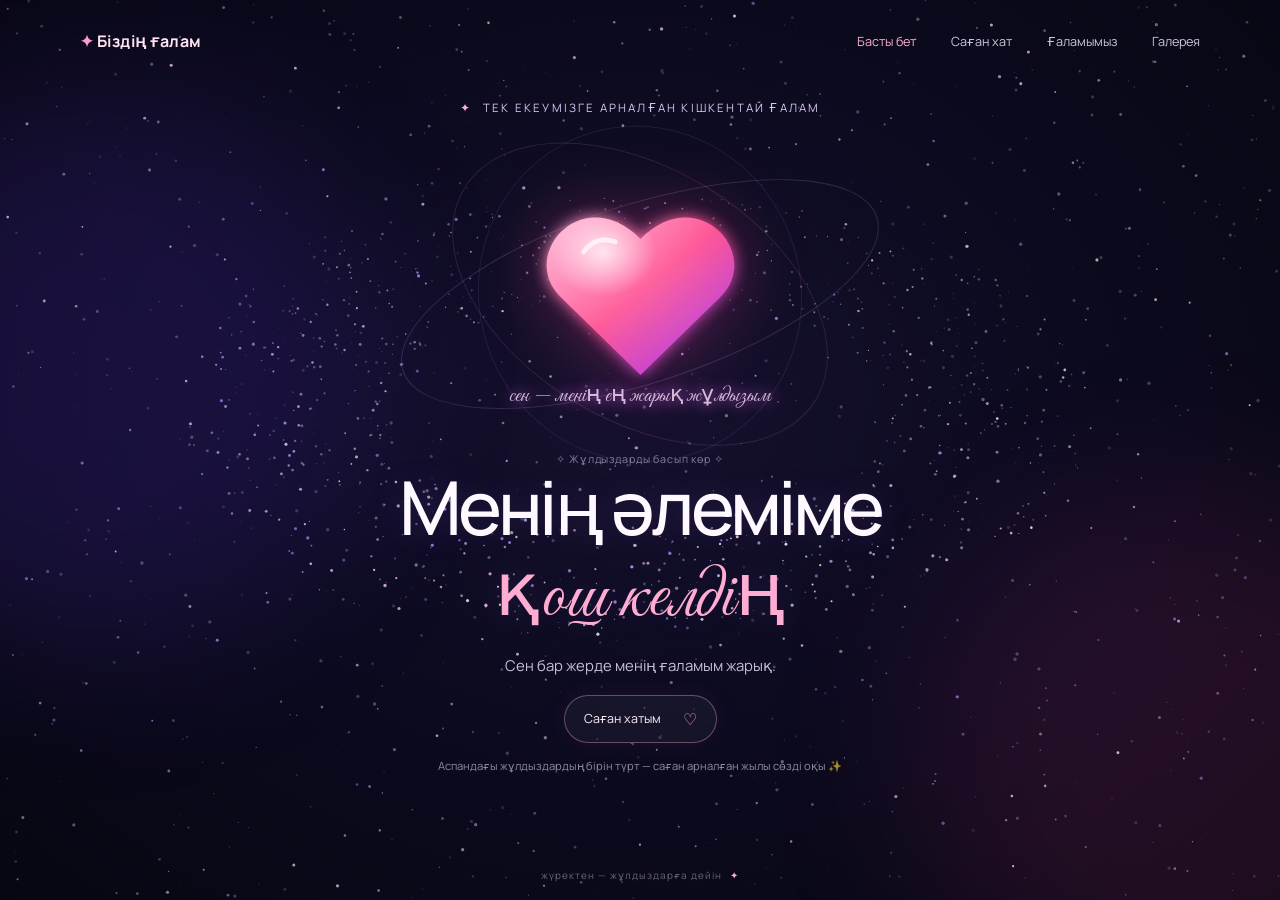
<file: index.html>
<!doctype html>
<html lang="kk">
<head>
  <meta charset="utf-8">
  <meta name="viewport" content="width=device-width, initial-scale=1">
  <meta name="theme-color" content="#080817">
  <meta name="description" content="Жұлдыздар мен жүрекке толы кішкентай ғалам.">
  <title>Менің әлеміме қош келдің ✦</title>
  <link rel="preconnect" href="https://fonts.googleapis.com">
  <link rel="preconnect" href="https://fonts.gstatic.com" crossorigin>
  <link href="https://fonts.googleapis.com/css2?family=Great+Vibes&family=Manrope:wght@400;500;600;700&display=swap" rel="stylesheet">
  <link rel="stylesheet" href="styles.css">
  <script src="app.js" defer></script>
</head>
<body>
  <canvas class="sky" id="sky" aria-label="Басқанда комплимент айтатын жұлдызды аспан"></canvas>
  <div class="nebula nebula-one" aria-hidden="true"></div>
  <div class="nebula nebula-two" aria-hidden="true"></div>
  <header class="topbar">
    <a class="brand" href="index.html" aria-label="Басты бет">✦ <span>Біздің ғалам</span></a>
    <nav aria-label="Негізгі мәзір">
      <a class="active" href="index.html">Басты бет</a>
      <a href="letter.html">Саған хат</a>
      <a href="universe.html">Ғаламымыз</a>
      <a href="gallery.html">Галерея</a>
    </nav>
  </header>
  <main class="hero">
    <p class="eyebrow"><span class="tiny-star">✦</span> Тек екеумізге арналған кішкентай ғалам</p>
    <section class="heart-stage" aria-label="Жүрек пен оның айналасындағы жарқыраған жұлдыздар">
      <div class="orbit orbit-a" aria-hidden="true"></div>
      <div class="orbit orbit-b" aria-hidden="true"></div>
      <div class="orbit orbit-c" aria-hidden="true"></div>
      <div class="heart-wrap" aria-hidden="true">
        <svg class="heart" viewBox="0 0 220 205" role="img" aria-label="Соғатын жүрек">
          <defs>
            <linearGradient id="heartGradient" x1="0" y1="0" x2="1" y2="1"><stop offset="0" stop-color="#ffb5d5"/><stop offset=".48" stop-color="#ff4f91"/><stop offset="1" stop-color="#9d3dff"/></linearGradient>
            <radialGradient id="heartShine" cx=".3" cy=".22" r=".8"><stop offset="0" stop-color="#fff" stop-opacity=".8"/><stop offset=".35" stop-color="#fff" stop-opacity=".12"/><stop offset="1" stop-color="#fff" stop-opacity="0"/></radialGradient>
            <filter id="heartGlow" x="-60%" y="-60%" width="220%" height="220%"><feGaussianBlur stdDeviation="8" result="blur"/><feMerge><feMergeNode in="blur"/><feMergeNode in="SourceGraphic"/></feMerge></filter>
          </defs>
          <path class="heart-shape" d="M110 190 24 106C-22 60 49-18 110 44c61-62 132 16 86 62z" fill="url(#heartGradient)" filter="url(#heartGlow)"/>
          <path d="M110 190 24 106C-22 60 49-18 110 44c61-62 132 16 86 62z" fill="url(#heartShine)"/>
          <path d="M49 58c8-12 21-16 34-11" fill="none" stroke="#fff" stroke-opacity=".7" stroke-width="5" stroke-linecap="round"/>
        </svg>
      </div>
      <span class="heart-caption">сен — менің ең жарық жұлдызым</span>
      <span class="tap-hint">✧ Жұлдыздарды басып көр ✧</span>
    </section>
    <h1>Менің әлеміме<br><span>қош келдің</span></h1>
    <p class="hero-copy">Сен бар жерде менің ғаламым жарық.</p>
    <a class="round-link" href="letter.html">Саған хатым <span aria-hidden="true">♡</span></a>
    <p class="interaction-hint">Аспандағы жұлдыздардың бірін түрт — саған арналған жылы сөзді оқы ✨</p>
  </main>
  <div class="compliment" id="compliment" role="status" aria-live="polite" aria-hidden="true"><span class="compliment-star">✦</span><p></p><button type="button" aria-label="Жабу">×</button></div>
  <footer>жүректен — жұлдыздарға дейін <span>✦</span></footer>
</body>
</html>
</file>
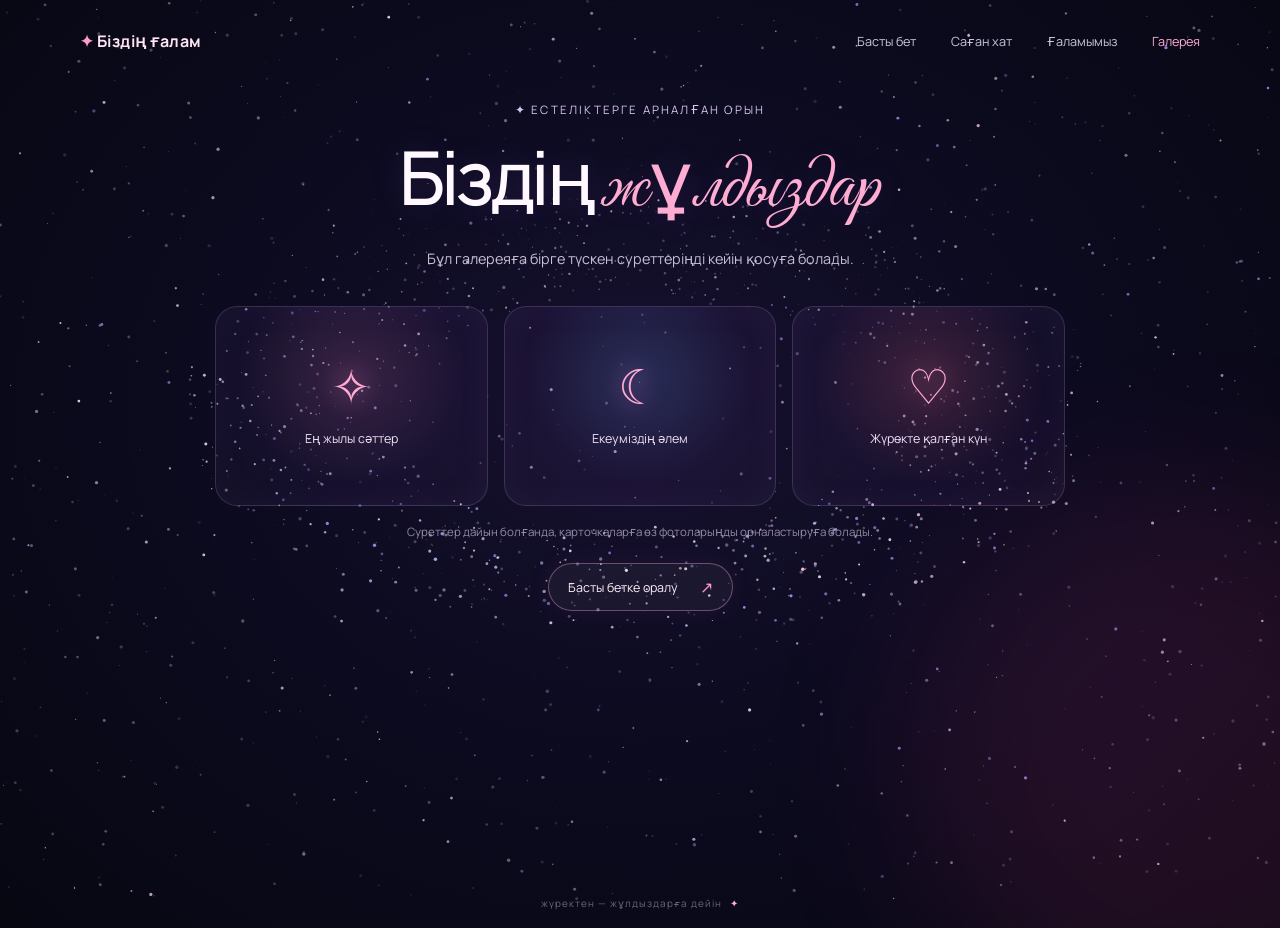
<file: gallery.html>
<!doctype html>
<html lang="kk"><head><meta charset="utf-8"><meta name="viewport" content="width=device-width, initial-scale=1"><meta name="theme-color" content="#080817"><title>Жұлдызды галерея ✦</title><link rel="preconnect" href="https://fonts.googleapis.com"><link rel="preconnect" href="https://fonts.gstatic.com" crossorigin><link href="https://fonts.googleapis.com/css2?family=Great+Vibes&family=Manrope:wght@400;500;600;700&display=swap" rel="stylesheet"><link rel="stylesheet" href="styles.css"><script src="app.js" defer></script></head>
<body class="inner-page"><canvas class="sky" id="sky" aria-label="Жұлдызды аспан"></canvas><div class="nebula nebula-two" aria-hidden="true"></div><header class="topbar"><a class="brand" href="index.html">✦ <span>Біздің ғалам</span></a><nav aria-label="Негізгі мәзір"><a href="index.html">Басты бет</a><a href="letter.html">Саған хат</a><a href="universe.html">Ғаламымыз</a><a class="active" href="gallery.html">Галерея</a></nav></header>
<main class="page-content"><p class="eyebrow">✦ естеліктерге арналған орын</p><h1>Біздің <span>жұлдыздар</span></h1><p class="page-lead">Бұл галереяға бірге түскен суреттеріңді кейін қосуға болады.</p><div class="memory-grid"><div class="memory-card memory-one"><span>✧</span><p>Ең жылы сәттер</p></div><div class="memory-card memory-two"><span>☾</span><p>Екеуміздің әлем</p></div><div class="memory-card memory-three"><span>♡</span><p>Жүректе қалған күн</p></div></div><p class="small-note">Суреттер дайын болғанда, карточкаларға өз фотоларыңды орналастыруға болады.</p><a class="round-link" href="index.html">Басты бетке оралу <span aria-hidden="true">↗</span></a></main><div class="compliment" id="compliment" role="status" aria-live="polite" aria-hidden="true"><span class="compliment-star">✦</span><p></p><button type="button" aria-label="Жабу">×</button></div><footer>жүректен — жұлдыздарға дейін <span>✦</span></footer></body></html>
</file>
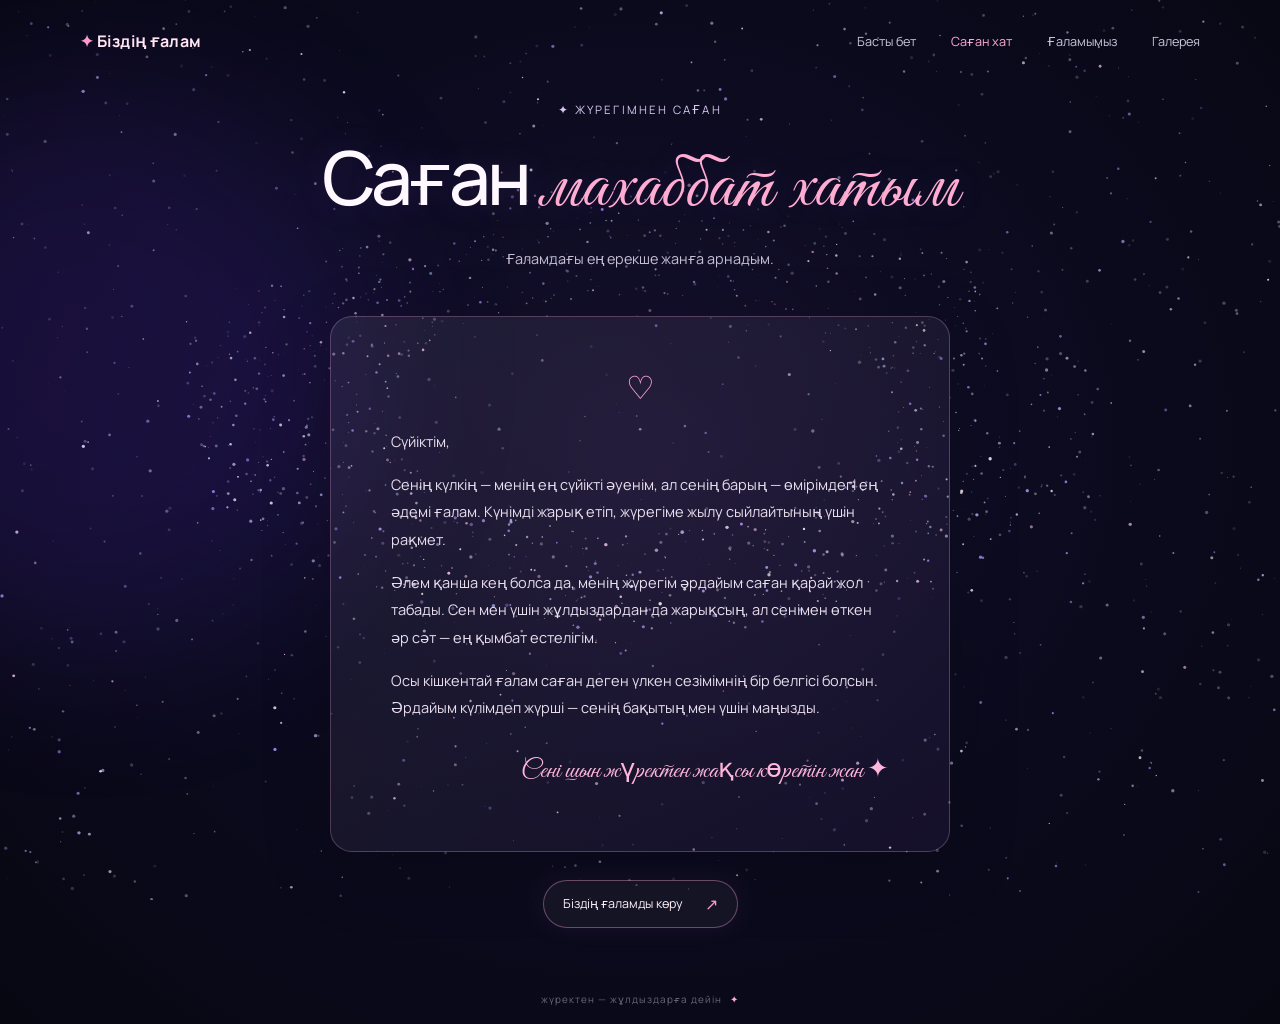
<file: letter.html>
<!doctype html>
<html lang="kk"><head><meta charset="utf-8"><meta name="viewport" content="width=device-width, initial-scale=1"><meta name="theme-color" content="#080817"><title>Саған хат ✦</title><link rel="preconnect" href="https://fonts.googleapis.com"><link rel="preconnect" href="https://fonts.gstatic.com" crossorigin><link href="https://fonts.googleapis.com/css2?family=Great+Vibes&family=Manrope:wght@400;500;600;700&display=swap" rel="stylesheet"><link rel="stylesheet" href="styles.css"><script src="app.js" defer></script></head>
<body class="inner-page"><canvas class="sky" id="sky" aria-label="Жұлдызды аспан"></canvas><div class="nebula nebula-one" aria-hidden="true"></div><header class="topbar"><a class="brand" href="index.html">✦ <span>Біздің ғалам</span></a><nav aria-label="Негізгі мәзір"><a href="index.html">Басты бет</a><a class="active" href="letter.html">Саған хат</a><a href="universe.html">Ғаламымыз</a><a href="gallery.html">Галерея</a></nav></header>
<main class="page-content letter-page"><p class="eyebrow">✦ жүрегімнен саған</p><h1>Саған <span>махаббат хатым</span></h1><p class="page-lead">Ғаламдағы ең ерекше жанға арнадым.</p><article class="letter-card"><span class="letter-heart">♡</span><p>Сүйіктім,</p><p>Сенің күлкің — менің ең сүйікті әуенім, ал сенің барың — өмірімдегі ең әдемі ғалам. Күнімді жарық етіп, жүрегіме жылу сыйлайтының үшін рақмет.</p><p>Әлем қанша кең болса да, менің жүрегім әрдайым саған қарай жол табады. Сен мен үшін жұлдыздардан да жарықсың, ал сенімен өткен әр сәт — ең қымбат естелігім.</p><p>Осы кішкентай ғалам саған деген үлкен сезімімнің бір белгісі болсын. Әрдайым күлімдеп жүрші — сенің бақытың мен үшін маңызды.</p><p class="signature">Сені шын жүректен жақсы көретін жан ✦</p></article><a class="round-link" href="universe.html">Біздің ғаламды көру <span aria-hidden="true">↗</span></a></main><div class="compliment" id="compliment" role="status" aria-live="polite" aria-hidden="true"><span class="compliment-star">✦</span><p></p><button type="button" aria-label="Жабу">×</button></div><footer>жүректен — жұлдыздарға дейін <span>✦</span></footer></body></html>
</file>
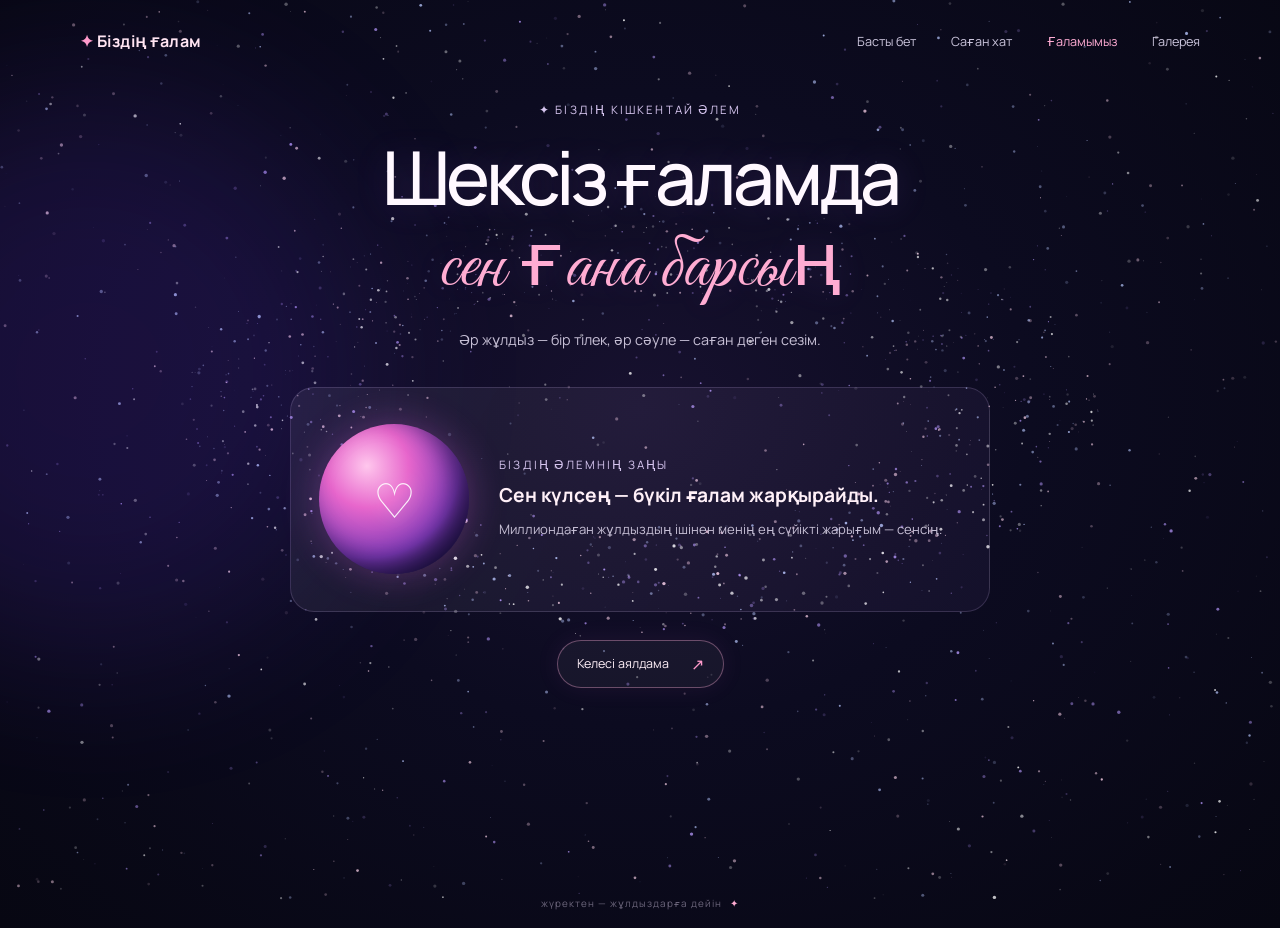
<file: universe.html>
<!doctype html>
<html lang="kk"><head><meta charset="utf-8"><meta name="viewport" content="width=device-width, initial-scale=1"><meta name="theme-color" content="#080817"><title>Ғаламымыз ✦</title><link rel="preconnect" href="https://fonts.googleapis.com"><link rel="preconnect" href="https://fonts.gstatic.com" crossorigin><link href="https://fonts.googleapis.com/css2?family=Great+Vibes&family=Manrope:wght@400;500;600;700&display=swap" rel="stylesheet"><link rel="stylesheet" href="styles.css"><script src="app.js" defer></script></head>
<body class="inner-page"><canvas class="sky" id="sky" aria-label="Жұлдызды аспан"></canvas><div class="nebula nebula-one" aria-hidden="true"></div><header class="topbar"><a class="brand" href="index.html">✦ <span>Біздің ғалам</span></a><nav aria-label="Негізгі мәзір"><a href="index.html">Басты бет</a><a href="letter.html">Саған хат</a><a class="active" href="universe.html">Ғаламымыз</a><a href="gallery.html">Галерея</a></nav></header>
<main class="page-content"><p class="eyebrow">✦ біздің кішкентай әлем</p><h1>Шексіз ғаламда<br><span>сен ғана барсың</span></h1><p class="page-lead">Әр жұлдыз — бір тілек, әр сәуле — саған деген сезім.</p><div class="planet-card"><div class="planet" aria-hidden="true"><span>♡</span></div><div><p class="eyebrow">Біздің әлемнің заңы</p><h2>Сен күлсең — бүкіл ғалам жарқырайды.</h2><p>Миллиондаған жұлдыздың ішінен менің ең сүйікті жарығым — сенсің.</p></div></div><a class="round-link" href="gallery.html">Келесі аялдама <span aria-hidden="true">↗</span></a></main><div class="compliment" id="compliment" role="status" aria-live="polite" aria-hidden="true"><span class="compliment-star">✦</span><p></p><button type="button" aria-label="Жабу">×</button></div><footer>жүректен — жұлдыздарға дейін <span>✦</span></footer></body></html>
</file>
<file: styles.css>
:root {
  color-scheme: dark;
  --night: #080817;
  --pink: #ff9acb;
  --lavender: #c6a9ff;
  --white: #fff8ff;
  font-family: 'Manrope', sans-serif;
}
* { box-sizing: border-box; }
html { min-width: 320px; min-height: 100%; background: var(--night); }
body { min-height: 100vh; margin: 0; overflow-x: hidden; color: var(--white); background: radial-gradient(ellipse at 50% 44%, #17112f 0%, #0c0b20 43%, #070712 100%); }
.sky { position: fixed; inset: 0; z-index: 0; width: 100%; height: 100%; pointer-events: auto; }
.nebula { position: fixed; z-index: 0; width: 44vw; height: 44vw; max-width: 640px; max-height: 640px; border-radius: 50%; filter: blur(85px); opacity: .14; pointer-events: none; }
.nebula-one { top: 10%; left: -15%; background: #763eff; }
.nebula-two { right: -15%; bottom: -16%; background: #ff3f9c; opacity: .1; }
.topbar { position: relative; z-index: 3; width: min(1120px, calc(100% - 48px)); min-height: 82px; margin: 0 auto; display: flex; align-items: center; justify-content: space-between; gap: 24px; }
.brand { color: #ffe4f2; text-decoration: none; letter-spacing: .03em; font-weight: 700; white-space: nowrap; }
.brand:first-letter { color: var(--pink); }
.topbar nav { display: flex; align-items: center; gap: clamp(14px, 3vw, 35px); }
.topbar nav a { color: #cbc5dc; text-decoration: none; font-size: .79rem; transition: color .2s ease; }
.topbar nav a:hover, .topbar nav a.active { color: #ffacd4; }
.hero { position: relative; z-index: 1; min-height: calc(100vh - 128px); padding: 18px 20px 34px; display: flex; align-items: center; flex-direction: column; text-align: center; }
.eyebrow { margin: 0; color: #d7c6f0; font-size: .72rem; text-transform: uppercase; letter-spacing: .19em; }
.tiny-star { color: #ffafd8; margin-right: 7px; }
.heart-stage { position: relative; width: min(520px, 90vw); height: clamp(280px, 39vh, 390px); margin: 3px auto -4px; display: grid; place-items: center; isolation: isolate; }
.orbit { position: absolute; left: 50%; top: 50%; border: 1px solid rgba(226, 190, 255, .16); border-radius: 50%; transform: translate(-50%, -50%) rotate(-18deg); pointer-events: none; }
.orbit-a { width: 96%; height: 51%; }
.orbit-b { width: 79%; height: 72%; transform: translate(-50%, -50%) rotate(31deg); border-color: rgba(255, 170, 214, .13); }
.orbit-c { width: 65%; height: 92%; transform: translate(-50%, -50%) rotate(74deg); border-color: rgba(163, 147, 255, .12); }
.heart-wrap { width: clamp(145px, 23vw, 205px); animation: heartbeat 1.25s ease-in-out infinite; filter: drop-shadow(0 0 35px rgba(255, 72, 152, .34)); }
.heart { display: block; width: 100%; overflow: visible; }
.heart-caption { position: absolute; left: 50%; top: 75%; transform: translateX(-50%); color: rgba(250, 220, 247, .82); font-family: 'Great Vibes', cursive; font-size: clamp(1.05rem, 3vw, 1.35rem); white-space: nowrap; text-shadow: 0 0 15px #e370ff; }
.tap-hint { position: absolute; bottom: 1%; color: rgba(228, 213, 250, .55); font-size: .67rem; letter-spacing: .08em; }
.hero h1, .page-content h1 { margin: 2px 0 0; font-size: clamp(2.4rem, 6vw, 4.65rem); line-height: 1.08; letter-spacing: -.055em; font-weight: 500; text-shadow: 0 0 34px rgba(180, 118, 255, .16); }
.hero h1 span, .page-content h1 span { color: #ffacd2; font-family: 'Great Vibes', cursive; font-weight: 400; letter-spacing: .01em; }
.hero-copy { margin: 15px 0 20px; color: #c6bfd5; font-size: .93rem; }
.round-link { position: relative; z-index: 2; display: inline-flex; gap: 22px; align-items: center; padding: 12px 19px; border: 1px solid rgba(255, 174, 216, .36); border-radius: 30px; background: rgba(255, 255, 255, .045); color: #fff0f8; text-decoration: none; font-size: .78rem; box-shadow: 0 0 24px rgba(217, 96, 201, .08); transition: background .2s, transform .2s, box-shadow .2s; }
.round-link:hover { transform: translateY(-2px); background: rgba(255, 156, 207, .1); box-shadow: 0 0 28px rgba(217, 96, 201, .2); }
.round-link span { color: var(--pink); font-size: 1rem; }
.interaction-hint { margin: 15px 0 0; color: rgba(216, 205, 233, .65); font-size: .7rem; }
footer { position: relative; z-index: 1; padding: 14px 20px 18px; color: rgba(217, 205, 231, .47); text-align: center; font-size: .62rem; letter-spacing: .1em; }
footer span { color: #ffacd2; margin-left: 5px; }
.compliment { position: fixed; z-index: 10; left: 50%; top: 50%; width: max-content; max-width: min(340px, calc(100vw - 32px)); padding: 14px 42px 14px 17px; display: flex; align-items: center; gap: 12px; border: 1px solid rgba(255, 192, 230, .45); border-radius: 16px; background: rgba(24, 17, 43, .94); box-shadow: 0 12px 50px rgba(0, 0, 0, .35), 0 0 26px rgba(255, 109, 188, .15); opacity: 0; visibility: hidden; transform: translate(-50%, calc(-50% + 10px)) scale(.97); transition: opacity .2s, transform .2s, visibility .2s; pointer-events: none; }
.compliment.visible { opacity: 1; visibility: visible; transform: translate(-50%, -50%) scale(1); pointer-events: auto; }
.compliment p { margin: 0; color: #fff0f8; font-size: .84rem; line-height: 1.5; }
.compliment-star { color: #ffaad5; font-size: 1.2rem; }
.compliment button { position: absolute; top: 7px; right: 9px; border: 0; background: none; color: #d9c8e8; font-size: 1.2rem; cursor: pointer; }
.inner-page { min-height: 100vh; }
.page-content { position: relative; z-index: 1; width: min(850px, calc(100% - 40px)); min-height: calc(100vh - 140px); margin: 20px auto; display: flex; align-items: center; flex-direction: column; text-align: center; }
.page-content h1 { margin-top: 20px; }
.page-lead { max-width: 560px; margin: 17px auto 34px; color: #c6bfd5; line-height: 1.8; font-size: .9rem; }
.planet-card { width: min(700px, 100%); min-height: 225px; padding: 28px; display: flex; align-items: center; gap: 30px; border: 1px solid rgba(221, 193, 255, .17); border-radius: 24px; background: linear-gradient(120deg, rgba(255,255,255,.065), rgba(114,77,159,.09)); text-align: left; }
.planet { flex: 0 0 150px; width: 150px; height: 150px; display: grid; place-items: center; border-radius: 50%; background: radial-gradient(circle at 32% 28%, #ffc7ed, #e766cc 28%, #803bba 62%, #261751 83%); box-shadow: inset -14px -12px 25px rgba(9, 6, 32, .55), 0 0 38px rgba(219, 101, 225, .32); animation: float 5s ease-in-out infinite; }
.planet span { color: rgba(255,255,255,.9); font-size: 3rem; text-shadow: 0 0 20px white; }
.planet-card h2 { margin: 10px 0; color: #fff0f8; font-size: 1.2rem; }
.planet-card p:not(.eyebrow) { margin: 0; color: #c6bfd5; font-size: .82rem; line-height: 1.7; }
.planet-card + .round-link { margin-top: 28px; }
.memory-grid { width: 100%; display: grid; grid-template-columns: repeat(3, 1fr); gap: 16px; }
.memory-card { min-height: 200px; padding: 24px 12px; display: flex; align-items: center; justify-content: center; flex-direction: column; border: 1px solid rgba(227, 188, 255, .18); border-radius: 22px; background: radial-gradient(ellipse at 50% 35%, rgba(245, 139, 213, .19), rgba(74, 46, 111, .14) 60%, rgba(255,255,255,.025)); box-shadow: inset 0 0 35px rgba(190, 120, 255, .06); }
.memory-card span { color: #ffabd5; font-size: 3rem; text-shadow: 0 0 24px rgba(255, 140, 212, .65); }
.memory-card p { color: #eee0f6; font-size: .78rem; }
.memory-two { background: radial-gradient(ellipse at 50% 35%, rgba(118, 161, 255, .2), rgba(74, 46, 111, .14) 60%, rgba(255,255,255,.025)); }
.memory-three { background: radial-gradient(ellipse at 50% 35%, rgba(255, 119, 158, .2), rgba(74, 46, 111, .14) 60%, rgba(255,255,255,.025)); }
.small-note { margin: 18px 0 24px; color: rgba(216, 205, 233, .65); font-size: .72rem; }
.letter-page { padding-bottom: 30px; }
.letter-card { position: relative; width: min(620px, 100%); margin: 10px 0 28px; padding: 40px clamp(22px, 6vw, 60px); border: 1px solid rgba(255, 192, 230, .24); border-radius: 22px; background: linear-gradient(140deg, rgba(255,255,255,.065), rgba(103,66,139,.12)); box-shadow: 0 18px 70px rgba(0,0,0,.18); color: #e8deee; text-align: left; line-height: 1.9; font-size: .91rem; }
.letter-heart { display: block; margin-bottom: 10px; color: #ffaad5; font-size: 2rem; text-align: center; }
.letter-card p { margin: 0 0 15px; }
.letter-card .signature { margin-top: 25px; color: #ffb6db; font-family: 'Great Vibes', cursive; font-size: 1.6rem; text-align: right; }
@keyframes heartbeat { 0%, 100% { transform: scale(1) rotate(-2deg); } 14% { transform: scale(1.1) rotate(0); } 28% { transform: scale(1) rotate(-1deg); } 42% { transform: scale(1.08) rotate(1deg); } 60% { transform: scale(1); } }
@keyframes float { 0%, 100% { transform: translateY(0); } 50% { transform: translateY(-9px); } }
@media (max-width: 700px) {
  .topbar { width: calc(100% - 28px); min-height: 70px; align-items: flex-start; padding-top: 17px; flex-direction: column; gap: 13px; }
  .topbar nav { width: 100%; justify-content: space-between; gap: 8px; padding-bottom: 10px; }
  .topbar nav a { font-size: .69rem; }
  .hero { min-height: calc(100vh - 140px); padding-top: 18px; }
  .hero .eyebrow { font-size: .59rem; letter-spacing: .13em; }
  .heart-stage { height: min(37vh, 300px); min-height: 250px; margin-top: 7px; }
  .heart-caption { top: 74%; }
  .tap-hint { bottom: 0; font-size: .58rem; }
  .hero h1 { font-size: clamp(2.6rem, 12vw, 3.8rem); }
  .hero-copy { font-size: .82rem; }
  .interaction-hint { max-width: 290px; line-height: 1.6; }
  .page-content { min-height: calc(100vh - 150px); margin-top: 36px; }
  .page-content h1 { font-size: clamp(2.8rem, 12vw, 4rem); }
  .planet-card { padding: 22px; flex-direction: column; text-align: center; }
  .planet { flex-basis: 130px; width: 130px; height: 130px; }
  .memory-grid { grid-template-columns: 1fr; max-width: 390px; }
  .memory-card { min-height: 135px; }
}
@media (prefers-reduced-motion: reduce) {
  *, *::before, *::after { animation-duration: .01ms !important; animation-iteration-count: 1 !important; scroll-behavior: auto !important; }
}
</file>
